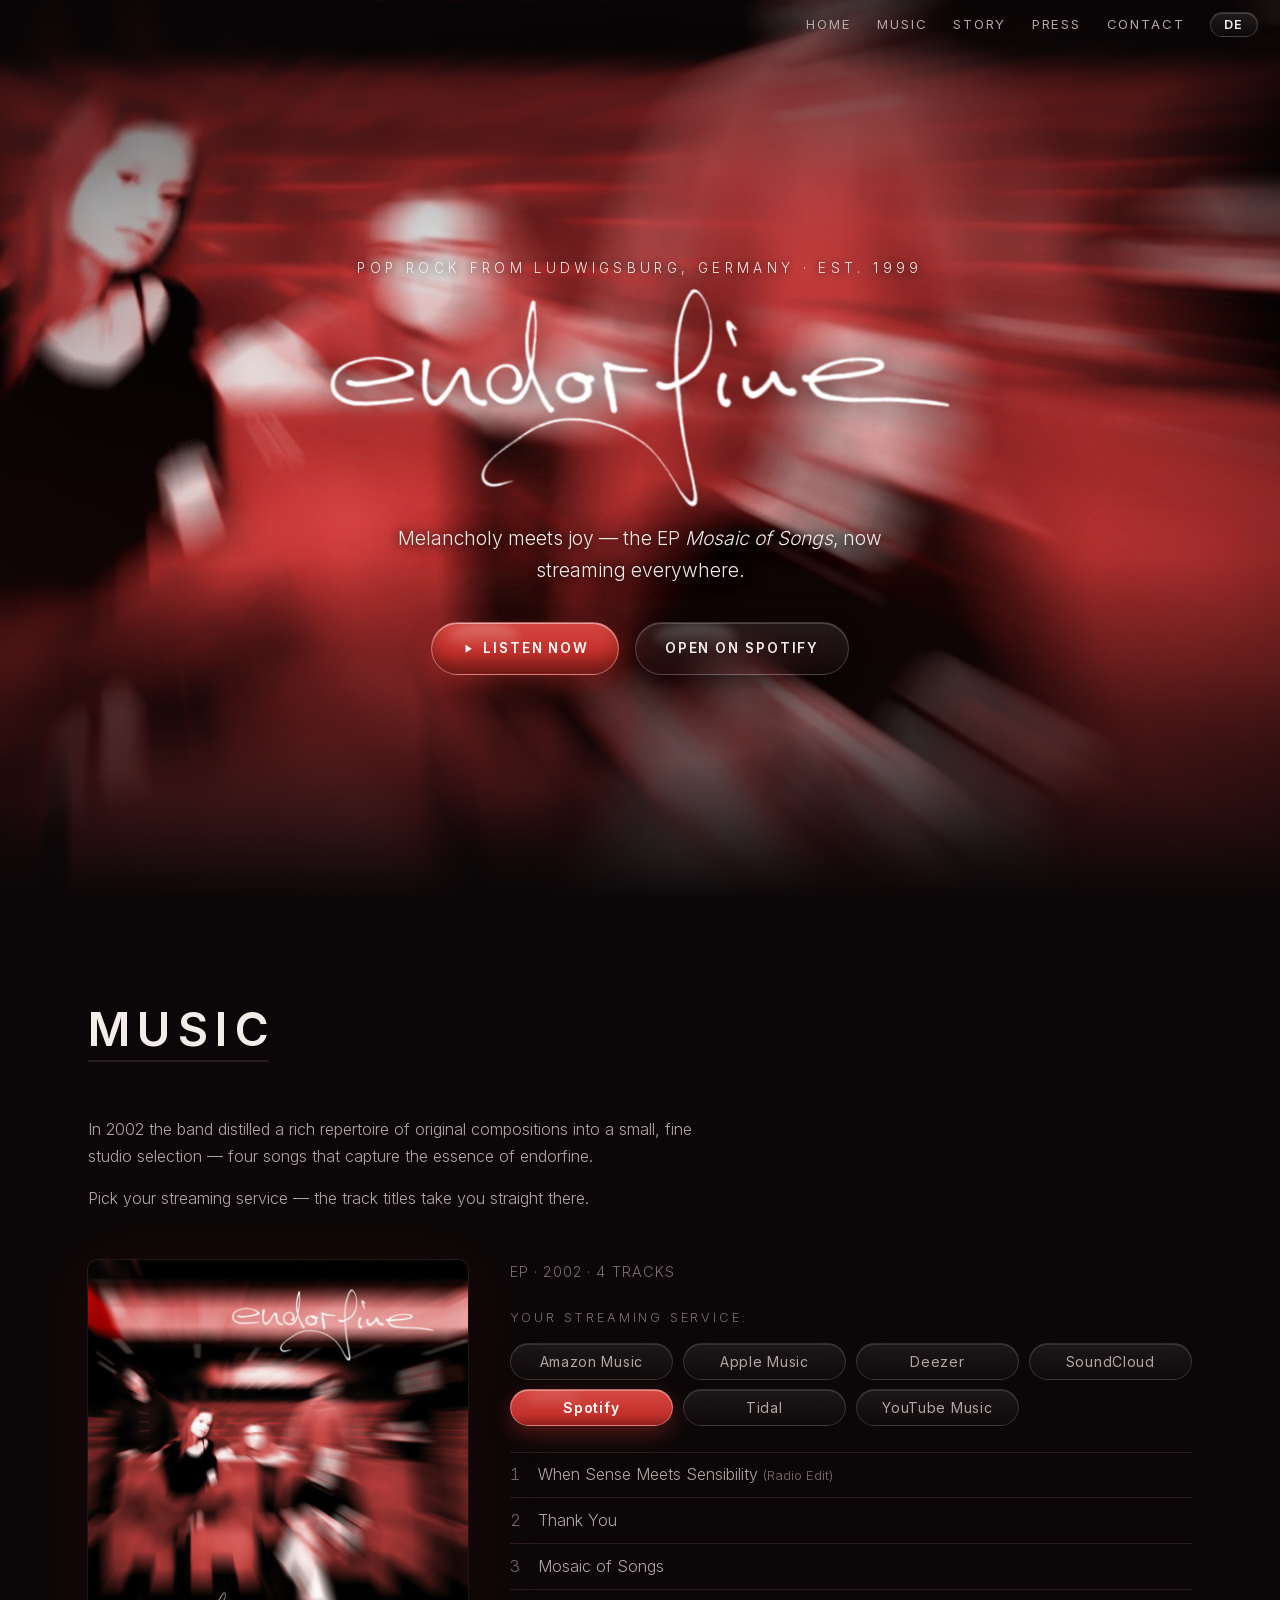
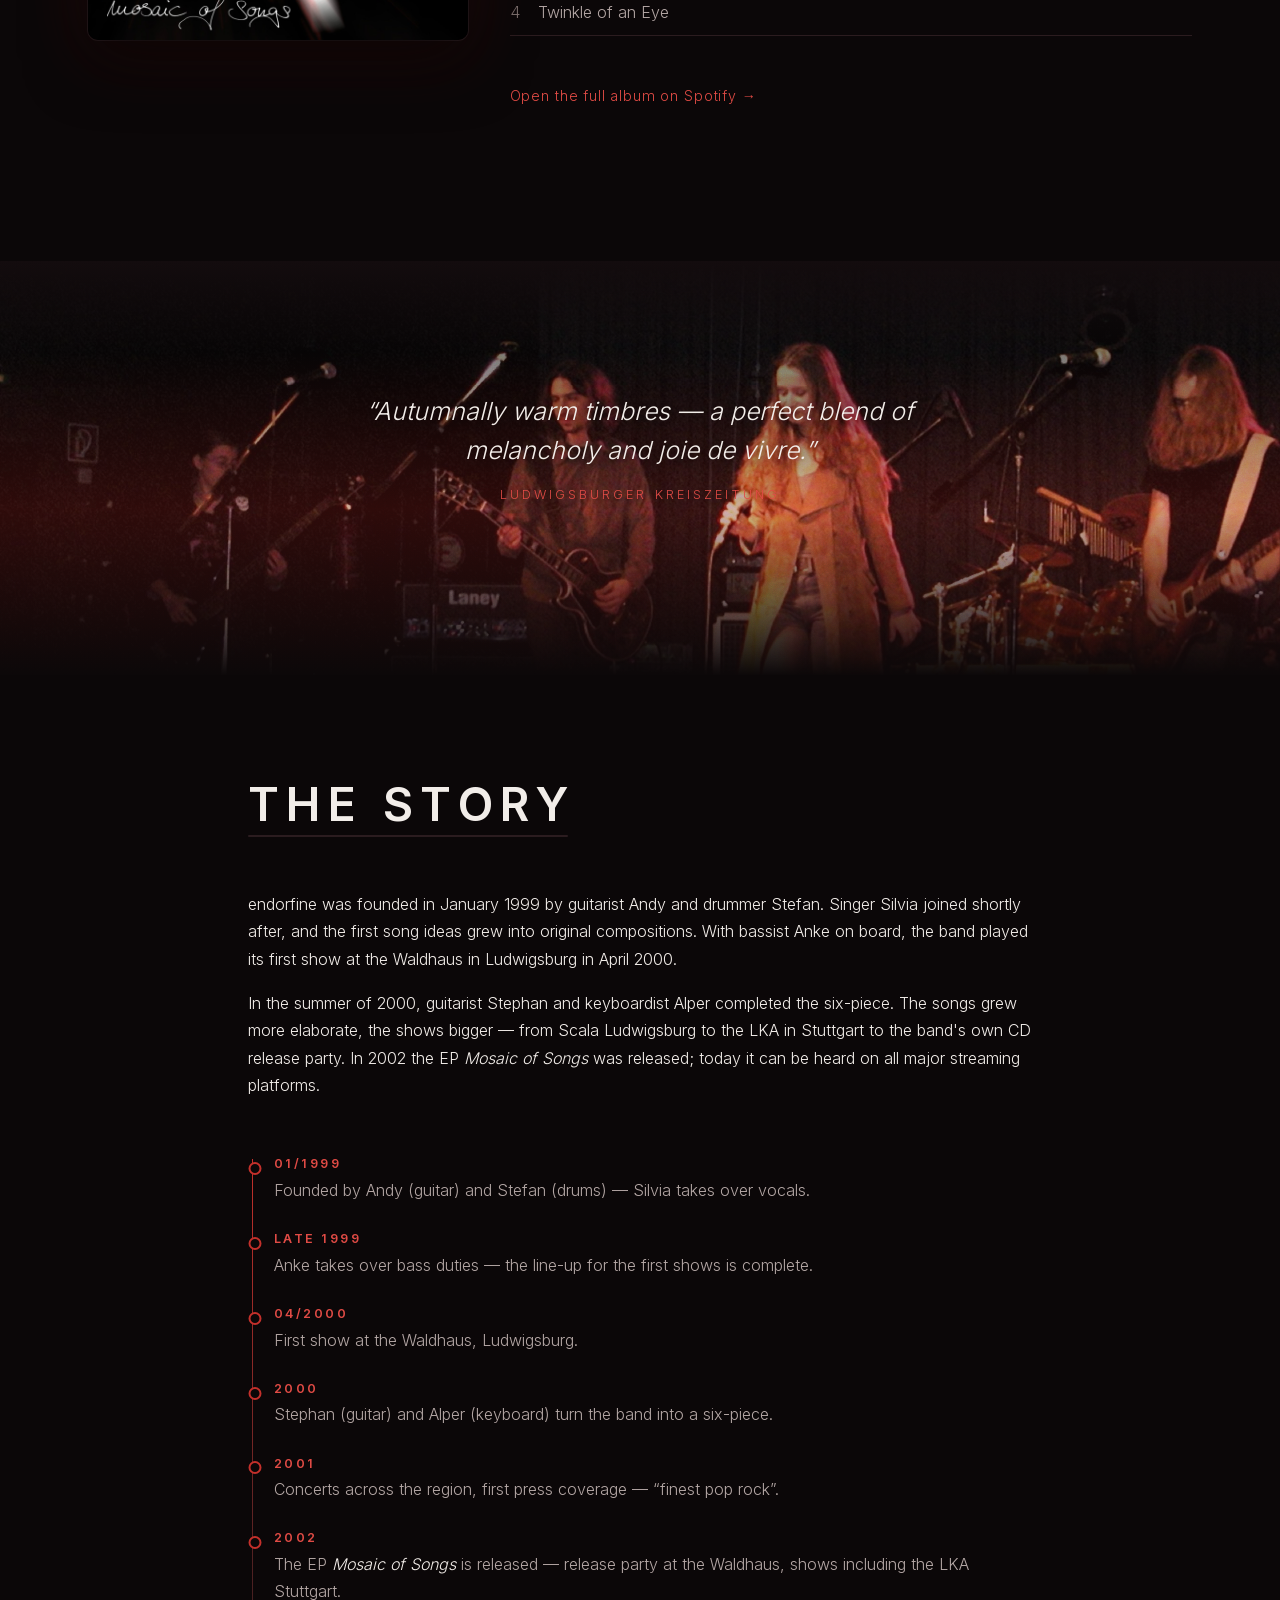
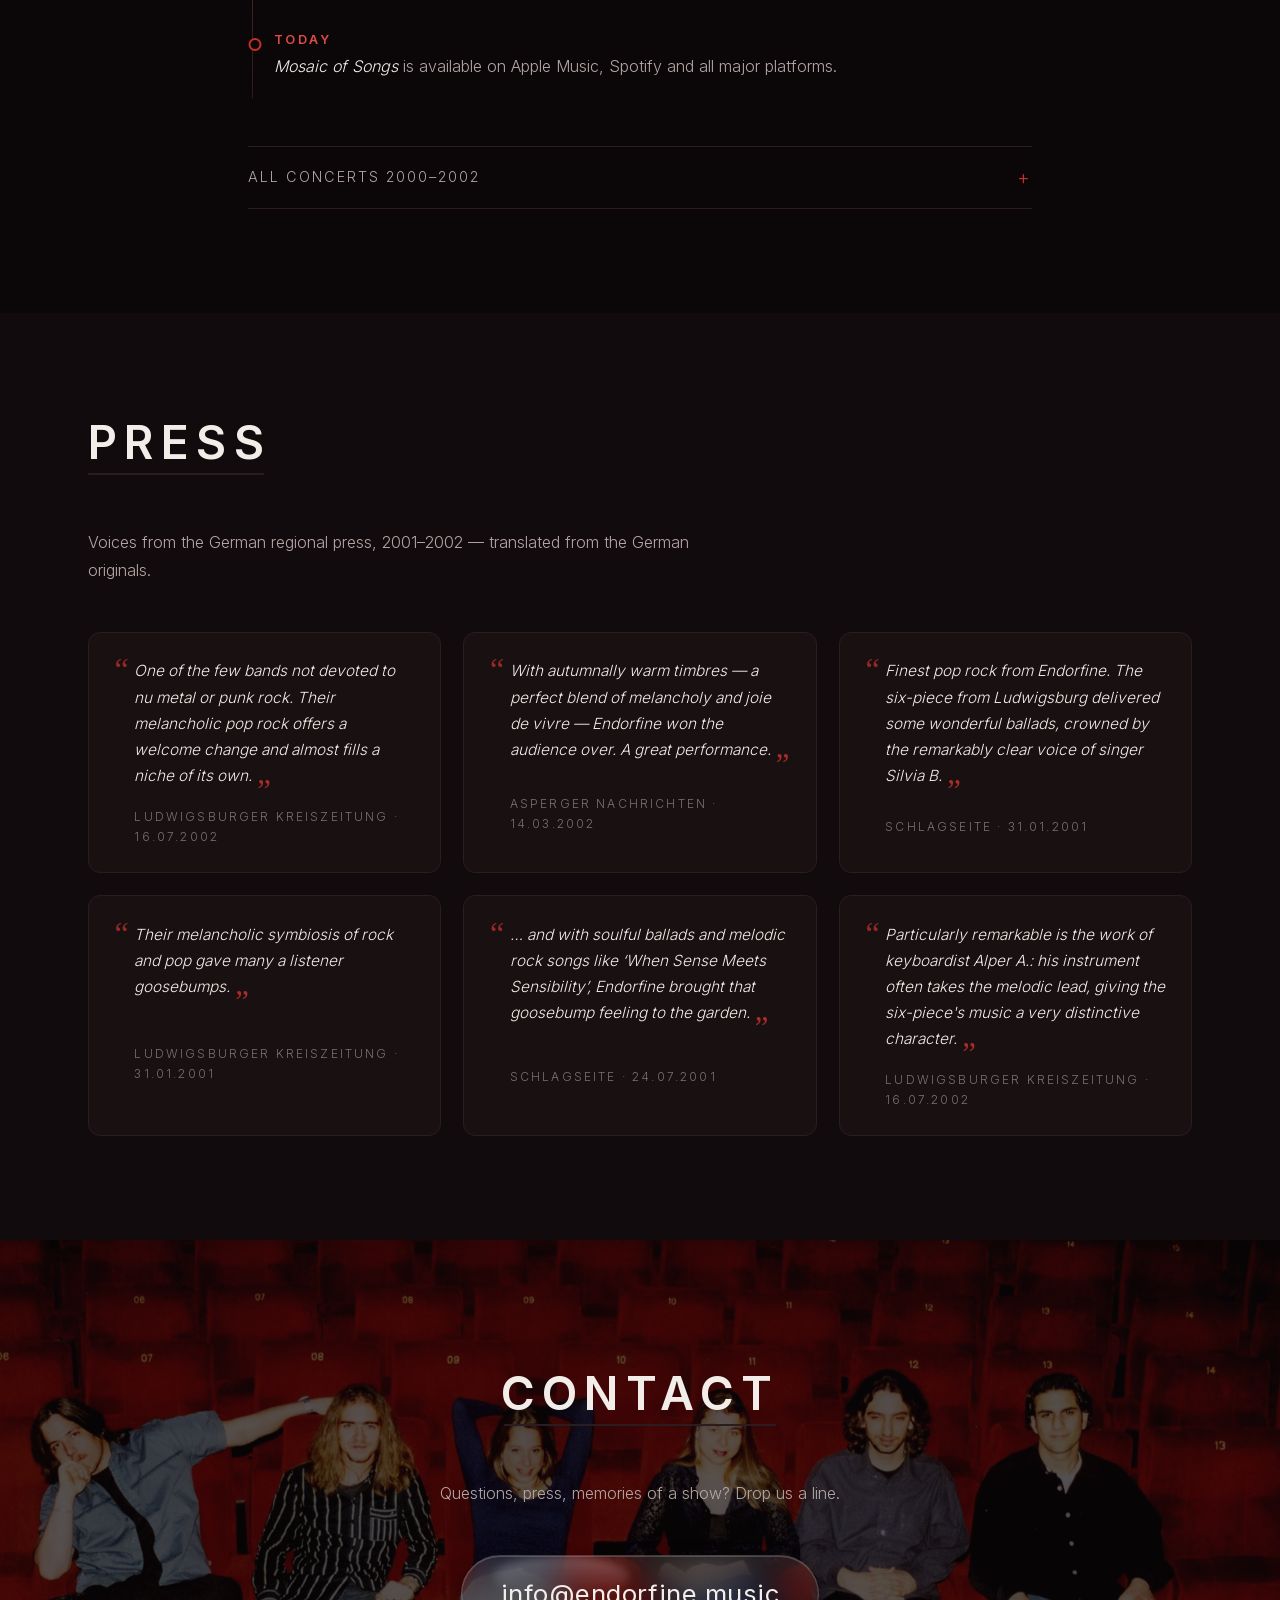
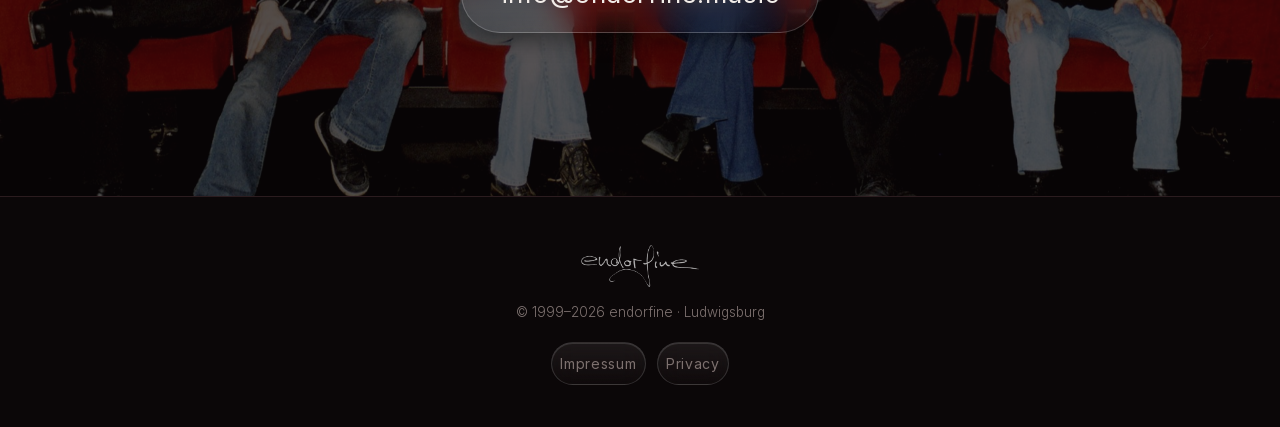
<file: index.html>
<!DOCTYPE html>
<html lang="de" data-lang="de">
<head>
  <meta charset="UTF-8">
  <meta name="viewport" content="width=device-width, initial-scale=1.0">
  <title>endorfine — Poprock aus Ludwigsburg · Official Website</title>
  <meta name="description" content="endorfine — Poprock-Band aus Ludwigsburg, gegründet 1999. Die EP „Mosaic of Songs" jetzt auf Spotify, Apple Music und allen Streaming-Plattformen.">
  <link rel="canonical" href="https://endorfine.music/">
  <meta property="og:type" content="website">
  <meta property="og:title" content="endorfine — Poprock aus Ludwigsburg">
  <meta property="og:description" content="Melancholischer Poprock aus Ludwigsburg. Jetzt auf allen Streaming-Plattformen.">
  <meta property="og:url" content="https://endorfine.music/">
  <meta property="og:image" content="https://endorfine.music/assets/img/cover.jpg">
  <meta name="theme-color" content="#0b0708">
  <link rel="icon" href="data:image/svg+xml,%3Csvg xmlns='http://www.w3.org/2000/svg' viewBox='0 0 64 64'%3E%3Crect width='64' height='64' rx='14' fill='%230b0708'/%3E%3Ccircle cx='32' cy='32' r='21' fill='none' stroke='%23c4302b' stroke-width='3'/%3E%3Ctext x='32' y='43' font-family='Georgia,serif' font-style='italic' font-size='34' fill='%23f2ede9' text-anchor='middle'%3Ee%3C/text%3E%3C/svg%3E">
  <link rel="stylesheet" href="css/style.css?v=27">
  <script type="application/ld+json">
  {
    "@context": "https://schema.org",
    "@type": "MusicGroup",
    "name": "Endorfine",
    "url": "https://endorfine.music/",
    "image": "https://endorfine.music/assets/img/cover.jpg",
    "genre": ["Pop Rock", "Melancholic Pop"],
    "foundingDate": "1999-01",
    "foundingLocation": { "@type": "Place", "name": "Ludwigsburg, Germany" },
    "email": "info@endorfine.music",
    "sameAs": [
      "https://open.spotify.com/artist/0eKpybklYKcPWMH3hmJPvS",
      "https://music.apple.com/de/album/1760308488",
      "https://music.youtube.com/playlist?list=OLAK5uy_nRvWJy2cDA9tz8B856mHMKkKHnALqNb88",
      "https://music.amazon.com/albums/B0DBR2V2N7",
      "https://tidal.com/album/378540836",
      "https://www.deezer.com/album/622931781",
      "https://soundcloud.com/endorfine-music"
    ],
    "album": {
      "@type": "MusicAlbum",
      "name": "Mosaic of Songs",
      "albumProductionType": "StudioAlbum",
      "albumReleaseType": "EPRelease",
      "image": "https://endorfine.music/assets/img/cover.jpg",
      "url": "https://open.spotify.com/album/18BYh9EEyXQy0uVqQ6r5eS",
      "byArtist": { "@type": "MusicGroup", "name": "Endorfine" },
      "track": [
        { "@type": "MusicRecording", "position": 1, "name": "When Sense Meets Sensibility (Radio Edit)" },
        { "@type": "MusicRecording", "position": 2, "name": "Thank You" },
        { "@type": "MusicRecording", "position": 3, "name": "Mosaic of Songs" },
        { "@type": "MusicRecording", "position": 4, "name": "Twinkle of an Eye" }
      ]
    }
  }
  </script>
</head>
<body>

<nav class="nav" id="nav">
  <a href="#top" class="nav-logo"><img src="assets/img/logo.png" alt="endorfine"></a>
  <button class="nav-burger" id="navBurger" aria-label="Menü" aria-expanded="false">
    <span></span><span></span><span></span>
  </button>
  <div class="nav-links" id="navLinks">
    <a href="#top"><span data-l="de">Start</span><span data-l="en">Home</span></a>
    <a href="#music"><span data-l="de">Musik</span><span data-l="en">Music</span></a>
    <a href="#story"><span data-l="de">Geschichte</span><span data-l="en">Story</span></a>
    <a href="#press"><span data-l="de">Presse</span><span data-l="en">Press</span></a>
    <a href="#contact"><span data-l="de">Kontakt</span><span data-l="en">Contact</span></a>
    <button class="lang-toggle" id="langToggle" aria-label="Sprache wechseln / switch language">EN</button>
  </div>
</nav>

<!-- ============ HERO ============ -->
<header class="hero" id="top">
  <div class="hero-bg parallax" data-speed="0.35" style="background-image:url('assets/img/hero-cover.jpg')"></div>
  <div class="hero-grain"></div>
  <div class="hero-vignette"></div>
  <div class="hero-content">
    <p class="hero-kicker reveal">
      <span data-l="de">Poprock aus Ludwigsburg · seit 1999</span>
      <span data-l="en">Pop rock from Ludwigsburg, Germany · est. 1999</span>
    </p>
    <h1 class="hero-logo reveal"><img src="assets/img/logo.png" alt="endorfine" width="1595" height="563"></h1>
    <p class="hero-tag reveal">
      <span data-l="de">Melancholie und Lebensfreude — die EP <em>Mosaic&nbsp;of&nbsp;Songs</em> jetzt überall im Stream.</span>
      <span data-l="en">Melancholy meets joy — the EP <em>Mosaic&nbsp;of&nbsp;Songs</em>, now streaming everywhere.</span>
    </p>
    <div class="hero-cta reveal">
      <a class="btn btn-primary" href="#music">
        <svg viewBox="0 0 24 24" aria-hidden="true"><path d="M8 5v14l11-7z" fill="currentColor"/></svg>
        <span data-l="de">Jetzt anhören</span><span data-l="en">Listen now</span>
      </a>
      <a class="btn btn-ghost" id="heroPlatform" href="https://listen.music-hub.com/MazClq" target="_blank" rel="noopener">
        <span data-l="de">Auf <span class="hp-name">…</span> öffnen</span><span data-l="en">Open on <span class="hp-name">…</span></span>
      </a>
    </div>
  </div>
</header>

<main>

<!-- ============ MUSIK ============ -->
<section class="section" id="music">
  <div class="wrap">
    <h2 class="sec-title reveal"><span data-l="de">Musik</span><span data-l="en">Music</span></h2>
    <p class="sec-sub sec-sub-lead reveal">
      <span data-l="de">Aus einem prall gefüllten Repertoire eigener Kompositionen destillierte die Band 2002 eine kleine, feine Studio-Auswahl — vier Songs, die endorfine auf den Punkt bringen.</span>
      <span data-l="en">In 2002 the band distilled a rich repertoire of original compositions into a small, fine studio selection — four songs that capture the essence of endorfine.</span>
    </p>
    <p class="sec-sub reveal">
      <span data-l="de">Wähl deinen Streaming-Dienst — die Songtitel führen dich direkt dorthin.</span>
      <span data-l="en">Pick your streaming service — the track titles take you straight there.</span>
    </p>

    <div class="album reveal">
      <div class="album-cover">
        <img src="assets/img/cover.jpg" alt="endorfine — Mosaic of Songs (Cover)" width="800" height="800" loading="lazy">
      </div>
      <div class="album-info">
        <div class="album-head">
          <p class="album-meta">EP · 2002 · <span data-l="de">4 Titel</span><span data-l="en">4 tracks</span></p>
        </div>
        <p class="platforms-label">
          <span data-l="de">Dein Streaming-Dienst:</span>
          <span data-l="en">Your streaming service:</span>
        </p>
        <div class="platform-grid" id="platformGrid">
          <button class="platform" data-p="amazon">Amazon&nbsp;Music</button>
          <button class="platform" data-p="apple">Apple&nbsp;Music</button>
          <button class="platform" data-p="deezer">Deezer</button>
          <button class="platform" data-p="soundcloud">SoundCloud</button>
          <button class="platform" data-p="spotify">Spotify</button>
          <button class="platform" data-p="tidal">Tidal</button>
          <button class="platform" data-p="youtube">YouTube&nbsp;Music</button>
        </div>
        <ol class="album-tracks" id="albumTracks">
          <li><a class="track-link" data-t="0" href="https://listen.music-hub.com/MazClq" target="_blank" rel="noopener">When Sense Meets Sensibility <small>(Radio Edit)</small></a></li>
          <li><a class="track-link" data-t="1" href="https://listen.music-hub.com/MazClq" target="_blank" rel="noopener">Thank You</a></li>
          <li><a class="track-link" data-t="2" href="https://listen.music-hub.com/MazClq" target="_blank" rel="noopener">Mosaic of Songs</a></li>
          <li><a class="track-link" data-t="3" href="https://listen.music-hub.com/MazClq" target="_blank" rel="noopener">Twinkle of an Eye</a></li>
        </ol>
        <a class="album-open" id="albumOpen" href="https://listen.music-hub.com/MazClq" target="_blank" rel="noopener">
          <span data-l="de">Ganzes Album öffnen auf</span><span data-l="en">Open the full album on</span>&nbsp;<span id="albumOpenName">…</span> →
        </a>
      </div>
    </div>
  </div>
</section>

<!-- ============ PARALLAX DIVIDER (rotierende Zitate) ============ -->
<div class="divider">
  <div class="divider-bg parallax" data-speed="0.25" style="background-image:url('assets/img/stage.jpg')"></div>
  <blockquote class="divider-quote reveal">
    <span class="dq">
      <span data-l="de">„Herbstlich-warme Klangfarben — eine gelungene Mischung aus Melancholie und Lebensfreude."</span>
      <span data-l="en">“Autumnally warm timbres — a perfect blend of melancholy and joie de vivre.”</span>
      <cite>Ludwigsburger Kreiszeitung</cite>
    </span>
    <span class="dq">
      <span data-l="de">„Ihre melancholische Symbiose aus Rock und Pop hinterließ bei so manchem Zuhörer eine Gänsehaut."</span>
      <span data-l="en">“Their melancholic symbiosis of rock and pop gave many a listener goosebumps.”</span>
      <cite>Ludwigsburger Kreiszeitung</cite>
    </span>
    <span class="dq">
      <span data-l="de">„Ihr melancholischer Poprock bietet eine willkommene Abwechslung und füllt fast schon eine eigene Nische."</span>
      <span data-l="en">“Their melancholic pop rock offers a welcome change and almost fills a niche of its own.”</span>
      <cite>Ludwigsburger Kreiszeitung</cite>
    </span>
    <span class="dq">
      <span data-l="de">„… und Endorfine brachten mit gefühlvollen Balladen und melodischen Rocksongs Gänsehaut-Feeling in den Garten."</span>
      <span data-l="en">“… and with soulful ballads and melodic rock songs, Endorfine brought that goosebump feeling to the garden.”</span>
      <cite>Schlagseite</cite>
    </span>
  </blockquote>
</div>

<!-- ============ GESCHICHTE ============ -->
<section class="section" id="story">
  <div class="wrap wrap-narrow">
    <h2 class="sec-title reveal"><span data-l="de">Geschichte</span><span data-l="en">The Story</span></h2>
    <div class="bio reveal">
      <p>
        <span data-l="de">Gegründet wurde endorfine im Januar 1999 von Gitarrist Andy und Schlagzeuger Stefan. Kurze Zeit später stieß Sängerin Silvia dazu, und aus ersten Song-Ideen wurden eigene Kompositionen. Mit Bassistin Anke spielte sich die Band im April 2000 beim ersten Auftritt im Ludwigsburger Waldhaus warm.</span>
        <span data-l="en">endorfine was founded in January 1999 by guitarist Andy and drummer Stefan. Singer Silvia joined shortly after, and the first song ideas grew into original compositions. With bassist Anke on board, the band played its first show at the Waldhaus in Ludwigsburg in April 2000.</span>
      </p>
      <p>
        <span data-l="de">Im Sommer 2000 komplettierten Gitarrist Stephan und Keyboarder Alper das Sextett. Die Songs wurden aufwendiger, die Auftritte größer — vom Scala Ludwigsburg über das LKA Stuttgart bis zur eigenen CD-Release-Party. 2002 erschien die EP <em>Mosaic of Songs</em>, die heute auf allen großen Streaming-Plattformen zu hören ist.</span>
        <span data-l="en">In the summer of 2000, guitarist Stephan and keyboardist Alper completed the six-piece. The songs grew more elaborate, the shows bigger — from Scala Ludwigsburg to the LKA in Stuttgart to the band's own CD release party. In 2002 the EP <em>Mosaic of Songs</em> was released; today it can be heard on all major streaming platforms.</span>
      </p>
    </div>

    <ol class="timeline">
      <li class="reveal">
        <span class="tl-date">01/1999</span>
        <div class="tl-body">
          <span data-l="de">Gründung durch Andy (Gitarre) und Stefan (Drums) — Silvia übernimmt den Gesang.</span>
          <span data-l="en">Founded by Andy (guitar) and Stefan (drums) — Silvia takes over vocals.</span>
        </div>
      </li>
      <li class="reveal">
        <span class="tl-date"><span data-l="de">Ende 1999</span><span data-l="en">Late 1999</span></span>
        <div class="tl-body">
          <span data-l="de">Anke übernimmt den Bass — die Besetzung für die ersten Auftritte steht.</span>
          <span data-l="en">Anke takes over bass duties — the line-up for the first shows is complete.</span>
        </div>
      </li>
      <li class="reveal">
        <span class="tl-date">04/2000</span>
        <div class="tl-body">
          <span data-l="de">Erster Auftritt im Waldhaus, Ludwigsburg.</span>
          <span data-l="en">First show at the Waldhaus, Ludwigsburg.</span>
        </div>
      </li>
      <li class="reveal">
        <span class="tl-date">2000</span>
        <div class="tl-body">
          <span data-l="de">Stephan (Gitarre) und Alper (Keyboard) machen die Band zum Sextett.</span>
          <span data-l="en">Stephan (guitar) and Alper (keyboard) turn the band into a six-piece.</span>
        </div>
      </li>
      <li class="reveal">
        <span class="tl-date">2001</span>
        <div class="tl-body">
          <span data-l="de">Konzerte in der ganzen Region, erste Pressestimmen — „feinster Poprock".</span>
          <span data-l="en">Concerts across the region, first press coverage — “finest pop rock”.</span>
        </div>
      </li>
      <li class="reveal">
        <span class="tl-date">2002</span>
        <div class="tl-body">
          <span data-l="de">Die EP <em>Mosaic of Songs</em> erscheint — Release-Party im Waldhaus, Auftritte u.&nbsp;a. im LKA Stuttgart.</span>
          <span data-l="en">The EP <em>Mosaic of Songs</em> is released — release party at the Waldhaus, shows including the LKA Stuttgart.</span>
        </div>
      </li>
      <li class="reveal">
        <span class="tl-date"><span data-l="de">Heute</span><span data-l="en">Today</span></span>
        <div class="tl-body">
          <span data-l="de"><em>Mosaic of Songs</em> ist auf Apple Music, Spotify und allen großen Plattformen verfügbar.</span>
          <span data-l="en"><em>Mosaic of Songs</em> is available on Apple Music, Spotify and all major platforms.</span>
        </div>
      </li>
    </ol>

    <details class="gigs reveal">
      <summary>
        <span data-l="de">Alle Konzerte 2000–2002</span>
        <span data-l="en">All concerts 2000–2002</span>
      </summary>
      <table>
        <tbody>
          <tr><td>26.07.2002</td><td>Die Halle, Reichenbach</td><td data-l="de">Konzert mit weiteren Bands</td><td data-l="en">Concert with other bands</td></tr>
          <tr><td>15.07.2002</td><td>Waldhaus, Ludwigsburg</td><td data-l="de">CD-Release-Party mit Tosh</td><td data-l="en">CD release party with Tosh</td></tr>
          <tr><td>14.07.2002</td><td>Waldhaus, Ludwigsburg</td><td data-l="de">Sunday Morning Festival</td><td data-l="en">Sunday Morning Festival</td></tr>
          <tr><td>13.07.2002</td><td>Kreuzkirche, Ludwigsburg</td><td data-l="de">Rock an der Kreuzkirche</td><td data-l="en">Rock at the Kreuzkirche</td></tr>
          <tr><td>12.07.2002</td><td>LKA, Stuttgart</td><td data-l="de">Youngsterball mit drei weiteren Bands</td><td data-l="en">Youngsterball with three other bands</td></tr>
          <tr><td>29.06.2002</td><td>Phönix Pub, Lauffen</td><td data-l="de">Konzert mit Tosh</td><td data-l="en">Concert with Tosh</td></tr>
          <tr><td>24.05.2002</td><td>Jugendforum, Möglingen</td><td data-l="de">Konzert mit Tosh</td><td data-l="en">Concert with Tosh</td></tr>
          <tr><td>09.05.2002</td><td>Michaelsberg, Cleebronn</td><td data-l="de">20. BDKJ-Musikfestival</td><td data-l="en">20th BDKJ music festival</td></tr>
          <tr><td>08.03.2002</td><td>Stadthalle, Asperg</td><td data-l="de">Jugend Live Event</td><td data-l="en">Youth live event</td></tr>
          <tr><td>14.12.2001</td><td>Scala, Ludwigsburg</td><td data-l="de">Jugendfestival</td><td data-l="en">Youth festival</td></tr>
          <tr><td>21.07.2001</td><td>Jugendcafé BarRock, Ludwigsburg</td><td data-l="de">Hügelfestival mit neun weiteren Bands</td><td data-l="en">Hügelfestival with nine other bands</td></tr>
          <tr><td>21.07.2001</td><td>Goethe-Gymnasium, Ludwigsburg</td><td data-l="de">Projekttage</td><td data-l="en">School project days</td></tr>
          <tr><td>30.06.2001</td><td>Jugendhaus im Buch, Bietigheim</td><td data-l="de">Privatparty</td><td data-l="en">Private party</td></tr>
          <tr><td>23.02.2001</td><td>Jugendforum, Möglingen</td><td data-l="de">Mit Ungemein und Frame 5</td><td data-l="en">With Ungemein and Frame 5</td></tr>
          <tr><td>26.01.2001</td><td>Jugendcafé BarRock, Ludwigsburg</td><td data-l="de">Mit Ungemein, New Average und Stardog</td><td data-l="en">With Ungemein, New Average and Stardog</td></tr>
          <tr><td>10.04.2000</td><td>Waldhaus, Ludwigsburg</td><td data-l="de">Erster Auftritt</td><td data-l="en">First show</td></tr>
        </tbody>
      </table>
    </details>
  </div>
</section>

<!-- ============ PRESSE ============ -->
<section class="section section-alt" id="press">
  <div class="wrap">
    <h2 class="sec-title reveal"><span data-l="de">Presse</span><span data-l="en">Press</span></h2>
    <p class="sec-sub reveal">
      <span data-l="de">Stimmen aus der Regionalpresse, 2001–2002.</span>
      <span data-l="en">Voices from the German regional press, 2001–2002 — translated from the German originals.</span>
    </p>
    <div class="quotes">
      <blockquote class="quote reveal">
        <p>
          <span data-l="de">Eine der wenigen Musikgruppen, die sich nicht dem New Metal oder Punk Rock verschrieben haben. Ihr melancholischer Poprock bietet eine willkommene Abwechslung und füllt fast schon eine eigene Nische.</span>
          <span data-l="en">One of the few bands not devoted to nu metal or punk rock. Their melancholic pop rock offers a welcome change and almost fills a niche of its own.</span>
        </p>
        <cite>Ludwigsburger Kreiszeitung · 16.07.2002</cite>
      </blockquote>
      <blockquote class="quote reveal">
        <p>
          <span data-l="de">Mit herbstlich warmen Klangfarben — einer gelungenen Mischung aus Melancholie und Lebensfreude — konnte Endorfine das Publikum für sich gewinnen. Eine tolle Darbietung.</span>
          <span data-l="en">With autumnally warm timbres — a perfect blend of melancholy and joie de vivre — Endorfine won the audience over. A great performance.</span>
        </p>
        <cite>Asperger Nachrichten · 14.03.2002</cite>
      </blockquote>
      <blockquote class="quote reveal">
        <p>
          <span data-l="de">Feinsten Poprock gab es von Endorfine auf die Ohren. Das Sextett aus Ludwigsburg bot einige wunderbare Balladen, bei denen die ungewöhnlich klare Stimme von Sängerin Silvia B. herausragte.</span>
          <span data-l="en">Finest pop rock from Endorfine. The six-piece from Ludwigsburg delivered some wonderful ballads, crowned by the remarkably clear voice of singer Silvia B.</span>
        </p>
        <cite>Schlagseite · 31.01.2001</cite>
      </blockquote>
      <blockquote class="quote reveal">
        <p>
          <span data-l="de">Ihre melancholische Symbiose aus Rock und Pop hinterließ bei so manchem Zuhörer eine Gänsehaut.</span>
          <span data-l="en">Their melancholic symbiosis of rock and pop gave many a listener goosebumps.</span>
        </p>
        <cite>Ludwigsburger Kreiszeitung · 31.01.2001</cite>
      </blockquote>
      <blockquote class="quote reveal">
        <p>
          <span data-l="de">… und Endorfine brachten mit gefühlvollen Balladen und melodischen Rocksongs wie ‚When Sense Meets Sensibility' Gänsehaut-Feeling in den Garten.</span>
          <span data-l="en">… and with soulful ballads and melodic rock songs like ‘When Sense Meets Sensibility’, Endorfine brought that goosebump feeling to the garden.</span>
        </p>
        <cite>Schlagseite · 24.07.2001</cite>
      </blockquote>
      <blockquote class="quote reveal">
        <p>
          <span data-l="de">Besonders bemerkenswert ist die Arbeit von Keyboarder Alper A.: Sein Instrument übernimmt oft die Melodieführung und verpasst der Musik des Sextetts eine sehr eigene Note.</span>
          <span data-l="en">Particularly remarkable is the work of keyboardist Alper A.: his instrument often takes the melodic lead, giving the six-piece's music a very distinctive character.</span>
        </p>
        <cite>Ludwigsburger Kreiszeitung · 16.07.2002</cite>
      </blockquote>
    </div>
  </div>
</section>

<!-- ============ KONTAKT ============ -->
<section class="section section-contact" id="contact">
  <div class="contact-bg parallax" data-speed="0.2" style="background-image:url('assets/img/contact.jpg')"></div>
  <div class="wrap wrap-narrow">
    <h2 class="sec-title reveal"><span data-l="de">Kontakt</span><span data-l="en">Contact</span></h2>
    <p class="sec-sub reveal">
      <span data-l="de">Fragen, Presse, Erinnerungen an ein Konzert? Schreib uns.</span>
      <span data-l="en">Questions, press, memories of a show? Drop us a line.</span>
    </p>
    <a class="btn btn-ghost contact-mail reveal" href="mailto:info@endorfine.music">info@endorfine.music</a>
  </div>
</section>

</main>

<footer class="footer">
  <a class="footer-logo" href="#top"><img src="assets/img/logo.png" alt="endorfine"></a>
  <p>© 1999–<span id="year">2026</span> endorfine · Ludwigsburg</p>
  <nav>
    <a class="platform" href="impressum.html">Impressum</a>
    <a class="platform" href="datenschutz.html"><span data-l="de">Datenschutz</span><span data-l="en">Privacy</span></a>
  </nav>
</footer>

<button class="scroll-indicator" id="scrollIndicator" aria-label="Weiter scrollen / scroll down">
  <svg viewBox="0 0 24 24" aria-hidden="true"><path d="M4 9l8 8 8-8" fill="none" stroke="currentColor" stroke-width="2.5" stroke-linecap="round" stroke-linejoin="round"/></svg>
</button>

<script src="js/main.js?v=27"></script>
</body>
</html>
</file>
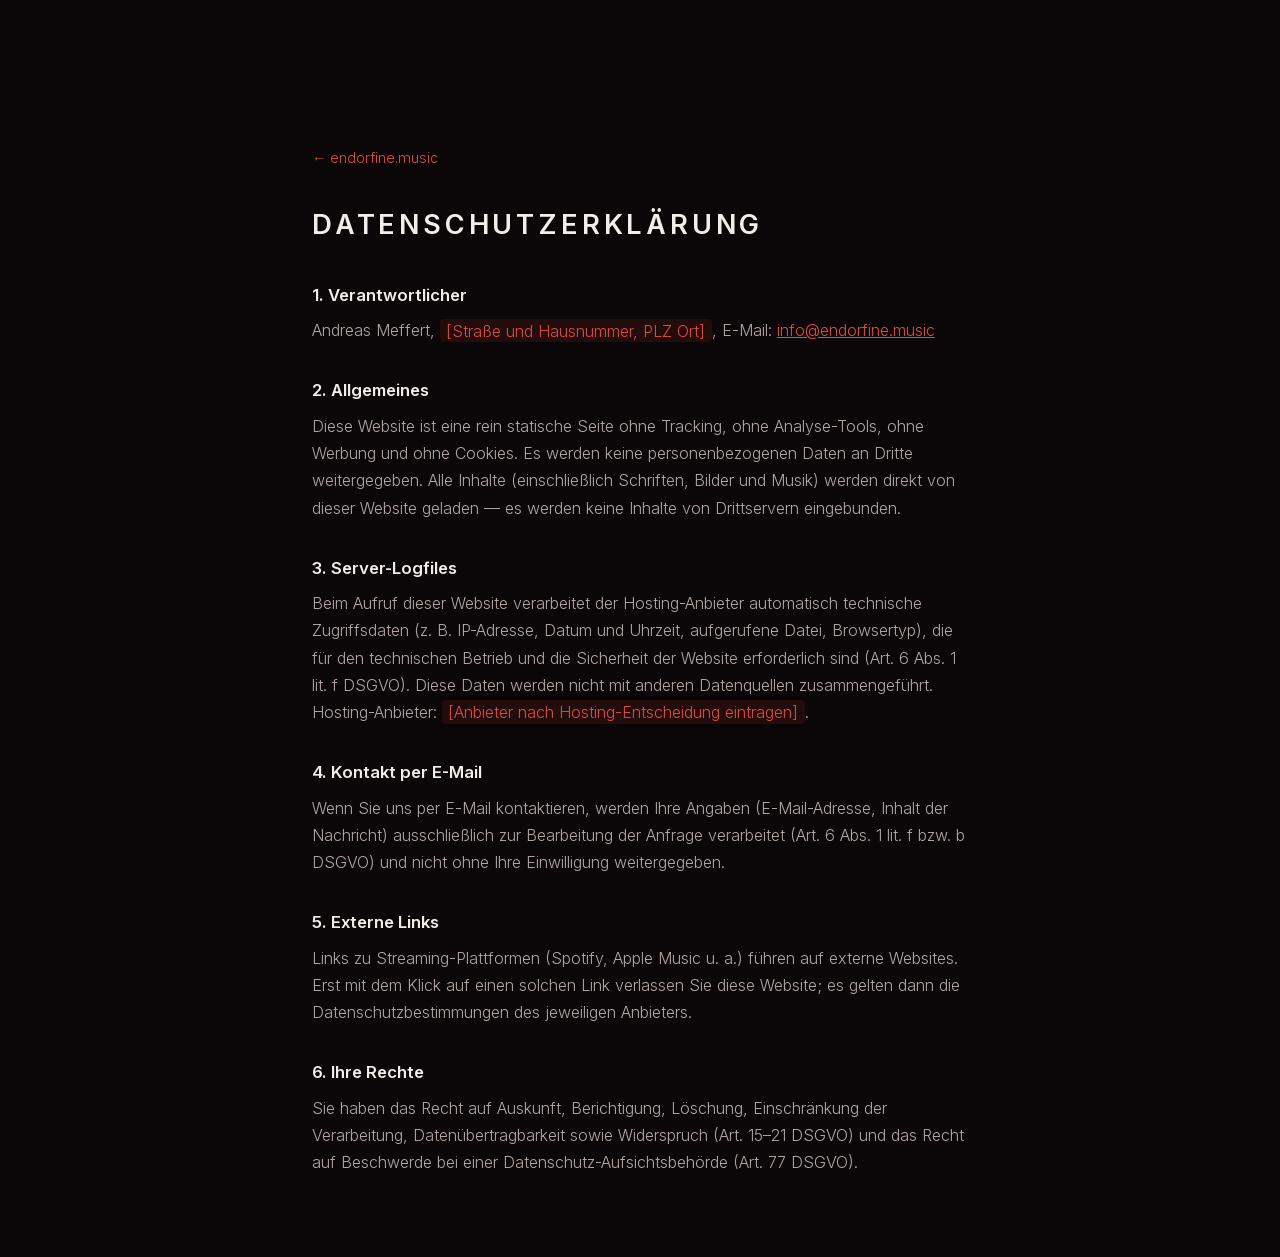
<file: datenschutz.html>
<!DOCTYPE html>
<html lang="de" data-lang="de">
<head>
  <meta charset="UTF-8">
  <meta name="viewport" content="width=device-width, initial-scale=1.0">
  <title>Datenschutzerklärung · endorfine</title>
  <meta name="robots" content="noindex">
  <link rel="icon" href="data:image/svg+xml,%3Csvg xmlns='http://www.w3.org/2000/svg' viewBox='0 0 64 64'%3E%3Crect width='64' height='64' rx='14' fill='%230b0708'/%3E%3Ccircle cx='32' cy='32' r='21' fill='none' stroke='%23c4302b' stroke-width='3'/%3E%3Ctext x='32' y='43' font-family='Georgia,serif' font-style='italic' font-size='34' fill='%23f2ede9' text-anchor='middle'%3Ee%3C/text%3E%3C/svg%3E">
  <link rel="stylesheet" href="css/style.css?v=27">
  <style>
    .legal { max-width: 44rem; margin: 0 auto; padding: 9rem 1.5rem 5rem; }
    .legal h1 { font-weight: 600; font-size: 1.7rem; letter-spacing: 0.14em; text-transform: uppercase; margin-bottom: 1.6rem; }
    .legal h2 { font-size: 1.05rem; font-weight: 600; margin: 2rem 0 0.5rem; }
    .legal p { color: var(--muted); }
    .legal a { color: var(--red-bright); }
    .legal .todo { color: var(--red-bright); background: rgba(196,48,43,0.12); padding: 0.1em 0.4em; border-radius: 4px; }
    .back { display: inline-block; margin-bottom: 2rem; color: var(--muted); text-decoration: none; font-size: 0.9rem; }
    .back:hover { color: var(--red-bright); }
  </style>
</head>
<body>
<main class="legal">
  <a class="back" href="index.html">← endorfine.music</a>
  <h1>Datenschutzerklärung</h1>

  <h2>1. Verantwortlicher</h2>
  <p>
    Andreas Meffert, <span class="todo">[Straße und Hausnummer, PLZ Ort]</span>,
    E-Mail: <a href="mailto:info@endorfine.music">info@endorfine.music</a>
  </p>

  <h2>2. Allgemeines</h2>
  <p>
    Diese Website ist eine rein statische Seite ohne Tracking, ohne Analyse-Tools,
    ohne Werbung und ohne Cookies. Es werden keine personenbezogenen Daten an Dritte
    weitergegeben. Alle Inhalte (einschließlich Schriften, Bilder und Musik) werden
    direkt von dieser Website geladen — es werden keine Inhalte von Drittservern
    eingebunden.
  </p>

  <h2>3. Server-Logfiles</h2>
  <p>
    Beim Aufruf dieser Website verarbeitet der Hosting-Anbieter automatisch technische
    Zugriffsdaten (z.&nbsp;B. IP-Adresse, Datum und Uhrzeit, aufgerufene Datei, Browsertyp),
    die für den technischen Betrieb und die Sicherheit der Website erforderlich sind
    (Art. 6 Abs. 1 lit. f DSGVO). Diese Daten werden nicht mit anderen Datenquellen
    zusammengeführt. Hosting-Anbieter: <span class="todo">[Anbieter nach Hosting-Entscheidung eintragen]</span>.
  </p>

  <h2>4. Kontakt per E-Mail</h2>
  <p>
    Wenn Sie uns per E-Mail kontaktieren, werden Ihre Angaben (E-Mail-Adresse, Inhalt
    der Nachricht) ausschließlich zur Bearbeitung der Anfrage verarbeitet
    (Art. 6 Abs. 1 lit. f bzw. b DSGVO) und nicht ohne Ihre Einwilligung weitergegeben.
  </p>

  <h2>5. Externe Links</h2>
  <p>
    Links zu Streaming-Plattformen (Spotify, Apple Music u.&nbsp;a.) führen auf externe
    Websites. Erst mit dem Klick auf einen solchen Link verlassen Sie diese Website;
    es gelten dann die Datenschutzbestimmungen des jeweiligen Anbieters.
  </p>

  <h2>6. Ihre Rechte</h2>
  <p>
    Sie haben das Recht auf Auskunft, Berichtigung, Löschung, Einschränkung der
    Verarbeitung, Datenübertragbarkeit sowie Widerspruch (Art. 15–21 DSGVO) und das
    Recht auf Beschwerde bei einer Datenschutz-Aufsichtsbehörde (Art. 77 DSGVO).
  </p>
</main>
</body>
</html>
</file>
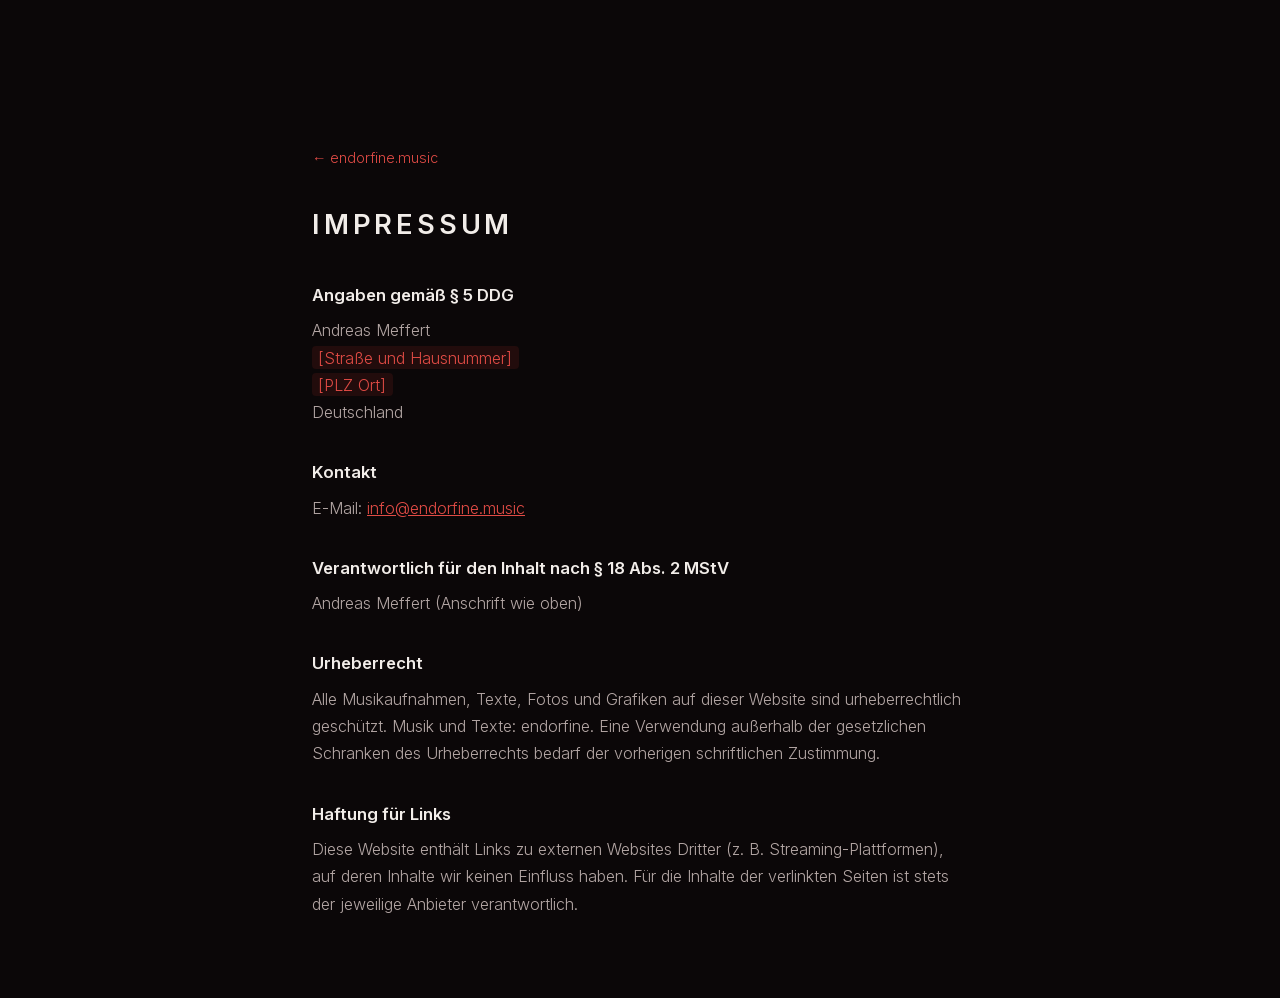
<file: impressum.html>
<!DOCTYPE html>
<html lang="de" data-lang="de">
<head>
  <meta charset="UTF-8">
  <meta name="viewport" content="width=device-width, initial-scale=1.0">
  <title>Impressum · endorfine</title>
  <meta name="robots" content="noindex">
  <link rel="icon" href="data:image/svg+xml,%3Csvg xmlns='http://www.w3.org/2000/svg' viewBox='0 0 64 64'%3E%3Crect width='64' height='64' rx='14' fill='%230b0708'/%3E%3Ccircle cx='32' cy='32' r='21' fill='none' stroke='%23c4302b' stroke-width='3'/%3E%3Ctext x='32' y='43' font-family='Georgia,serif' font-style='italic' font-size='34' fill='%23f2ede9' text-anchor='middle'%3Ee%3C/text%3E%3C/svg%3E">
  <link rel="stylesheet" href="css/style.css?v=27">
  <style>
    .legal { max-width: 44rem; margin: 0 auto; padding: 9rem 1.5rem 5rem; }
    .legal h1 { font-weight: 600; font-size: 1.7rem; letter-spacing: 0.14em; text-transform: uppercase; margin-bottom: 1.6rem; }
    .legal h2 { font-size: 1.05rem; font-weight: 600; margin: 2rem 0 0.5rem; }
    .legal p { color: var(--muted); }
    .legal a { color: var(--red-bright); }
    .legal .todo { color: var(--red-bright); background: rgba(196,48,43,0.12); padding: 0.1em 0.4em; border-radius: 4px; }
    .back { display: inline-block; margin-bottom: 2rem; color: var(--muted); text-decoration: none; font-size: 0.9rem; }
    .back:hover { color: var(--red-bright); }
  </style>
</head>
<body>
<main class="legal">
  <a class="back" href="index.html">← endorfine.music</a>
  <h1>Impressum</h1>

  <h2>Angaben gemäß § 5 DDG</h2>
  <p>
    Andreas Meffert<br>
    <span class="todo">[Straße und Hausnummer]</span><br>
    <span class="todo">[PLZ Ort]</span><br>
    Deutschland
  </p>

  <h2>Kontakt</h2>
  <p>
    E-Mail: <a href="mailto:info@endorfine.music">info@endorfine.music</a>
  </p>

  <h2>Verantwortlich für den Inhalt nach § 18 Abs. 2 MStV</h2>
  <p>Andreas Meffert (Anschrift wie oben)</p>

  <h2>Urheberrecht</h2>
  <p>
    Alle Musikaufnahmen, Texte, Fotos und Grafiken auf dieser Website sind urheberrechtlich
    geschützt. Musik und Texte: endorfine. Eine Verwendung außerhalb der gesetzlichen
    Schranken des Urheberrechts bedarf der vorherigen schriftlichen Zustimmung.
  </p>

  <h2>Haftung für Links</h2>
  <p>
    Diese Website enthält Links zu externen Websites Dritter (z.&nbsp;B. Streaming-Plattformen),
    auf deren Inhalte wir keinen Einfluss haben. Für die Inhalte der verlinkten Seiten ist
    stets der jeweilige Anbieter verantwortlich.
  </p>
</main>
</body>
</html>
</file>
<file: css/style.css>
/* ============================================================
   endorfine.music — dark/red, based on the "Mosaic of Songs" artwork
   ============================================================ */

/* Platzhalter für den künftigen Silvia-Handschrift-Font:
   @font-face { font-family: 'Silvia'; src: url('../assets/fonts/silvia.woff2') format('woff2'); }
   und unten --script auf 'Silvia' stellen. Bis dahin: Handschrift nur als
   Original-Grafiken (logo.png, mosaic-script.png), Überschriften in Inter. */
@font-face {
  font-family: 'Inter';
  src: url('../assets/fonts/inter-300.woff2') format('woff2');
  font-weight: 300;
  font-display: swap;
}
@font-face {
  font-family: 'Inter';
  src: url('../assets/fonts/inter-400.woff2') format('woff2');
  font-weight: 400;
  font-display: swap;
}
@font-face {
  font-family: 'Inter';
  src: url('../assets/fonts/inter-600.woff2') format('woff2');
  font-weight: 600;
  font-display: swap;
}

:root {
  --bg: #0b0708;
  --bg-alt: #120b0d;
  --panel: #191012;
  --line: #2b1c1f;
  --red: #c4302b;
  --red-bright: #e04b45;
  --red-deep: #7e1d1a;
  --text: #f2ede9;
  --muted: #b3a6a4;
  --faint: #7d716f;
  --script: cursive; /* wird der Silvia-Font, sobald er existiert */
  --sans: 'Inter', -apple-system, BlinkMacSystemFont, 'Segoe UI', sans-serif;
}

* { margin: 0; padding: 0; box-sizing: border-box; }

html {
  scroll-behavior: smooth;
  overflow-x: hidden;
}

body {
  font-family: var(--sans);
  font-weight: 300;
  background: var(--bg);
  color: var(--text);
  line-height: 1.7;
  -webkit-font-smoothing: antialiased;
  overflow-x: clip;
  width: 100%;
}

img { max-width: 100%; height: auto; display: block; }
a { color: inherit; }

/* Language toggle: html[data-lang] decides which spans show */
[data-l] { display: none; }
html[data-lang="de"] [data-l="de"] { display: inline; }
html[data-lang="en"] [data-l="en"] { display: inline; }
html[data-lang="de"] td[data-l="de"],
html[data-lang="en"] td[data-l="en"] { display: table-cell; }

/* ---------- Nav ---------- */
.nav {
  position: fixed;
  top: 0; left: 0; right: 0;
  z-index: 100;
  display: flex;
  align-items: center;
  justify-content: space-between;
  padding: 0.6rem 1.4rem;
  transition: background 0.4s, box-shadow 0.4s;
}
.nav.scrolled {
  background: rgba(11, 7, 8, 0.88);
  backdrop-filter: blur(12px);
  -webkit-backdrop-filter: blur(12px);
  box-shadow: 0 1px 0 rgba(196, 48, 43, 0.25);
}
.nav-logo {
  display: flex;
  align-items: center;
}
.nav-logo img {
  height: 30px;
  width: auto;
  filter: drop-shadow(0 0 8px rgba(0, 0, 0, 0.6));
}
.nav-links {
  display: flex;
  align-items: center;
  gap: 1.6rem;
}
.nav-links a {
  text-decoration: none;
  font-size: 0.82rem;
  font-weight: 400;
  letter-spacing: 0.14em;
  text-transform: uppercase;
  color: var(--muted);
  transition: color 0.25s;
}
.nav-links a:hover { color: var(--red-bright); }
.lang-toggle {
  font-family: var(--sans);
  font-size: 0.78rem;
  font-weight: 600;
  letter-spacing: 0.12em;
  color: var(--text);
  position: relative;
  background: linear-gradient(180deg, rgba(255, 255, 255, 0.09), rgba(255, 255, 255, 0.02));
  backdrop-filter: blur(12px) saturate(140%);
  -webkit-backdrop-filter: blur(12px) saturate(140%);
  border: 1px solid rgba(255, 255, 255, 0.18);
  border-radius: 999px;
  padding: 0.25rem 0.8rem;
  cursor: pointer;
  overflow: hidden;
  box-shadow: 0 1px 0 rgba(255, 255, 255, 0.15) inset;
  transition: background 0.25s, color 0.25s, border-color 0.25s;
}
.lang-toggle:hover {
  background: linear-gradient(180deg, #d64842, var(--red) 70%, #8f211d);
  border-color: rgba(255, 255, 255, 0.3);
}
.nav-burger {
  display: none;
  flex-direction: column;
  gap: 5px;
  background: none;
  border: none;
  cursor: pointer;
  padding: 8px;
  z-index: 102;
}
.nav-burger span {
  width: 24px; height: 2px;
  background: var(--text);
  transition: transform 0.3s, opacity 0.3s;
}

/* ---------- Hero ---------- */
.hero {
  position: relative;
  min-height: 100svh;
  display: flex;
  align-items: center;
  justify-content: center;
  text-align: center;
  overflow: hidden;
}
.hero-bg {
  position: absolute;
  inset: -18% 0;
  background-size: cover;
  /* Fokus auf Silvia (scharf gestellt im Cover-Artwork). Je breiter
     der Screen, desto mehr vom Originalbild zeigt "cover" — ohne
     Anpassung würde sie dabei zunehmend nach links aus der Mitte
     wandern (dort steht sie im Originalfoto). Die Breakpoints unten
     gleichen das aus, damit sie über einen großen Auflösungsbereich
     zentriert bleibt; erst bei sehr breiten Screens nähert sich der
     Ausschnitt wieder der natürlichen Bildposition an. */
  background-position: 78% 36%;
  filter: saturate(1.15) contrast(1.05);
  will-change: transform;
}
.hero-vignette {
  position: absolute;
  inset: 0;
  background:
    linear-gradient(180deg, rgba(11,7,8,0.55) 0%, rgba(11,7,8,0.12) 30%, rgba(126,29,26,0.12) 62%, var(--bg) 100%),
    radial-gradient(ellipse at center, transparent 45%, rgba(11,7,8,0.45) 100%);
}
.hero-grain, .divider::after {
  position: absolute;
  inset: 0;
  opacity: 0.5;
  mix-blend-mode: overlay;
  pointer-events: none;
  background-image: url("data:image/svg+xml,%3Csvg xmlns='http://www.w3.org/2000/svg' width='140' height='140'%3E%3Cfilter id='n'%3E%3CfeTurbulence type='fractalNoise' baseFrequency='0.9' numOctaves='2'/%3E%3C/filter%3E%3Crect width='140' height='140' filter='url(%23n)' opacity='0.35'/%3E%3C/svg%3E");
}
.hero-content {
  position: relative;
  z-index: 2;
  padding: 6rem 1.5rem 4rem;
  max-width: 46rem;
}
.hero-kicker {
  font-size: 0.85rem;
  letter-spacing: 0.32em;
  text-transform: uppercase;
  color: var(--text);
  margin-bottom: 0.6rem;
  text-shadow: 0 1px 10px rgba(0, 0, 0, 0.9), 0 0 26px rgba(0, 0, 0, 0.7);
}
.hero-logo {
  margin: 0.4rem auto 0;
}
.hero-logo img {
  width: min(620px, 86vw);
  height: auto;
  margin: 0 auto;
  transform: rotate(-2deg);
  filter: drop-shadow(0 6px 40px rgba(196, 48, 43, 0.65)) drop-shadow(0 2px 12px rgba(0, 0, 0, 0.7));
}
.hero-tag {
  font-size: clamp(1rem, 2.4vw, 1.2rem);
  color: var(--text);
  max-width: 34rem;
  margin: 0.8rem auto 2.2rem;
  text-shadow: 0 1px 10px rgba(0, 0, 0, 0.9), 0 0 26px rgba(0, 0, 0, 0.7);
}
.hero-tag em { color: var(--text); font-style: italic; }
.hero-cta {
  display: flex;
  gap: 1rem;
  justify-content: center;
  flex-wrap: wrap;
}
.btn {
  display: inline-flex;
  align-items: center;
  gap: 0.55rem;
  position: relative;
  font-size: 0.85rem;
  font-weight: 600;
  letter-spacing: 0.14em;
  text-transform: uppercase;
  text-decoration: none;
  padding: 0.85rem 1.8rem;
  border-radius: 999px;
  overflow: hidden;
  transition: transform 0.25s, background 0.25s, box-shadow 0.25s, border-color 0.25s;
}
.btn svg { width: 1em; height: 1em; }
/* Glasiges Glanzlicht oben links, wie bei iOS 26/27 "Liquid Glass" —
   in Rot/Schwarz statt hellem Apple-Weiß, damit es zur Bandwelt passt */
.btn::after {
  content: "";
  position: absolute;
  top: 0;
  left: 9%;
  width: 38%;
  height: 55%;
  background: linear-gradient(180deg, rgba(255, 255, 255, 0.5), transparent);
  border-radius: 50%;
  filter: blur(4px);
  opacity: 0.5;
  pointer-events: none;
}
.btn-primary {
  background: linear-gradient(180deg, #d64842, var(--red) 55%, #8f211d);
  backdrop-filter: blur(16px);
  -webkit-backdrop-filter: blur(16px);
  color: #fff;
  border: 1px solid rgba(255, 255, 255, 0.28);
  box-shadow:
    0 1px 0 rgba(255, 255, 255, 0.5) inset,
    0 -10px 16px rgba(0, 0, 0, 0.25) inset,
    0 10px 26px rgba(196, 48, 43, 0.45);
}
.btn-primary:hover {
  transform: translateY(-2px);
  box-shadow:
    0 1px 0 rgba(255, 255, 255, 0.55) inset,
    0 -10px 16px rgba(0, 0, 0, 0.25) inset,
    0 14px 34px rgba(224, 75, 69, 0.55);
}
.btn-ghost {
  background: linear-gradient(180deg, rgba(255, 255, 255, 0.09), rgba(255, 255, 255, 0.02));
  backdrop-filter: blur(16px) saturate(140%);
  -webkit-backdrop-filter: blur(16px) saturate(140%);
  border: 1px solid rgba(255, 255, 255, 0.18);
  color: var(--text);
  box-shadow: 0 1px 0 rgba(255, 255, 255, 0.18) inset, 0 8px 20px rgba(0, 0, 0, 0.35);
}
.btn-ghost:hover {
  border-color: rgba(224, 75, 69, 0.5);
  color: var(--red-bright);
  transform: translateY(-2px);
}

/* Seitenweiter "mehr Inhalt"-Indikator: bleibt sichtbar, solange noch
   Inhalt unterhalb folgt, verschwindet erst am tatsächlichen
   Seitenende (wie das Scroll-Ende-Verhalten im Claude-Chat). */
.scroll-indicator {
  position: fixed;
  bottom: 1.4rem;
  left: 50%;
  z-index: 60;
  display: none;
  align-items: center;
  justify-content: center;
  width: 52px;
  height: 52px;
  border-radius: 50%;
  overflow: hidden;
  margin: 0;
  cursor: pointer;
  color: var(--text);
  opacity: 0.9;
  background: linear-gradient(180deg, rgba(255, 255, 255, 0.09), rgba(255, 255, 255, 0.02));
  backdrop-filter: blur(14px) saturate(140%);
  -webkit-backdrop-filter: blur(14px) saturate(140%);
  border: 1px solid rgba(255, 255, 255, 0.18);
  box-shadow: 0 1px 0 rgba(255, 255, 255, 0.18) inset, 0 8px 20px rgba(0, 0, 0, 0.4);
  animation: heroBob 2.2s ease-in-out infinite;
  transition: opacity 0.4s, border-color 0.25s;
}
.scroll-indicator::after {
  content: "";
  position: absolute;
  top: 0;
  left: 9%;
  width: 38%;
  height: 55%;
  background: linear-gradient(180deg, rgba(255, 255, 255, 0.5), transparent);
  border-radius: 50%;
  filter: blur(4px);
  opacity: 0.5;
  pointer-events: none;
}
.scroll-indicator:hover { border-color: rgba(224, 75, 69, 0.5); }
.scroll-indicator svg { width: 24px; height: 24px; display: block; position: relative; }
.scroll-indicator.at-bottom { opacity: 0; pointer-events: none; }
@keyframes heroBob {
  0%, 100% { transform: translate(-50%, 0); }
  50% { transform: translate(-50%, 9px); }
}

/* Hero-Fokus-Ausgleich: hält Silvia über gängige Desktop-Breiten
   hinweg zentriert (siehe Kommentar bei .hero-bg oben) */
@media (min-width: 1920px) and (max-width: 2559px) {
  .hero-bg { background-position: 67% 36%; }
}
@media (min-width: 1440px) and (max-width: 1919px) {
  .hero-bg { background-position: 61% 36%; }
}
@media (min-width: 1100px) and (max-width: 1439px) {
  .hero-bg { background-position: 58% 36%; }
}
@media (min-width: 721px) and (max-width: 1099px) {
  .hero-bg { background-position: 48% 36%; }
}

/* ---------- Sections ---------- */
.section { position: relative; padding: 6.5rem 0; }
.section-alt { background: var(--bg-alt); }
.wrap {
  max-width: 72rem;
  margin: 0 auto;
  padding: 0 1.5rem;
}
.wrap-narrow { max-width: 52rem; }
.sec-title {
  display: inline-block;
  font-weight: 600;
  font-size: clamp(1.9rem, 4.5vw, 2.9rem);
  line-height: 1.1;
  letter-spacing: 0.16em;
  text-transform: uppercase;
  color: var(--text);
  /* Linie klebt am Wort, danach großzügiger Abstand zum Inhalt
     (gleiches Maß wie zwischen Bio-Ende und Timeline) */
  margin-bottom: 3.4rem;
}
/* Rote Linie unterm Titel = Scroll-Fortschritt durch die Sektion
   (JS setzt --p auf 0–100). Länge = Wortbreite, daher füllt sie sich
   bei längeren Titeln entsprechend schneller. */
.sec-title::after {
  content: "";
  display: block;
  /* 0.16em Ausgleich: letter-spacing hängt hinter dem letzten Buchstaben nach */
  width: calc(100% - 0.16em);
  height: 2px;
  margin-top: 0.3rem;
  border-radius: 999px;
  background: linear-gradient(90deg,
    var(--red) calc(var(--p, 38) * 1%),
    var(--line) calc(var(--p, 38) * 1%));
}
.sec-sub {
  color: var(--muted);
  max-width: 38rem;
  margin-bottom: 3rem;
}
.sec-sub-lead { margin-bottom: 0.9rem; }

/* ---------- Album / Player ---------- */
.album {
  display: grid;
  grid-template-columns: minmax(240px, 380px) 1fr;
  gap: 2.6rem;
  align-items: start;
  margin-bottom: 3rem;
}
.album-cover {
  position: relative;
  border-radius: 10px;
  overflow: hidden;
  box-shadow: 0 22px 60px rgba(0, 0, 0, 0.65), 0 0 0 1px var(--line), 0 10px 70px rgba(196, 48, 43, 0.18);
}
.album-cover img { transition: transform 0.6s ease; }
.album-cover:hover img { transform: scale(1.03); }
.album-meta {
  color: var(--faint);
  font-size: 0.9rem;
  letter-spacing: 0.08em;
  text-transform: uppercase;
  margin-bottom: 1.4rem;
}
/* ---------- Album track names ---------- */
.album-tracks {
  list-style: none;
  counter-reset: track;
  margin-bottom: 2rem;
}
.album-tracks {
  margin-top: 1.6rem;
}
.album-tracks li {
  counter-increment: track;
  border-top: 1px solid var(--line);
  color: var(--muted);
  display: flex;
  align-items: baseline;
}
.album-tracks li::before { padding-top: 0.55rem; }
.album-tracks .track-link { flex: 1; }
.track-link {
  display: block;
  padding: 0.55rem 0.2rem;
  text-decoration: none;
  color: var(--muted);
  transition: color 0.2s, background 0.2s;
  border-radius: 6px;
}
.track-link::after {
  content: " ↗";
  color: var(--red);
  opacity: 0;
  transition: opacity 0.2s;
}
.track-link:hover {
  color: var(--text);
  background: rgba(196, 48, 43, 0.08);
}
.track-link:hover::after { opacity: 1; }
.album-open {
  display: inline-block;
  margin-top: 1rem;
  font-size: 0.88rem;
  letter-spacing: 0.06em;
  text-decoration: none;
  color: var(--red-bright);
  transition: color 0.2s;
}
.album-open:hover { color: var(--text); }
.album-tracks li:last-child { border-bottom: 1px solid var(--line); }
.album-tracks li::before {
  content: counter(track);
  display: inline-block;
  width: 1.6em;
  color: var(--faint);
  font-variant-numeric: tabular-nums;
}
.album-tracks small { color: var(--faint); font-size: 0.82em; }

/* ---------- Platforms ---------- */
.platforms-label {
  font-size: 0.8rem;
  letter-spacing: 0.22em;
  text-transform: uppercase;
  color: var(--faint);
  margin-bottom: 0.9rem;
}
.platform-grid {
  display: grid;
  grid-template-columns: repeat(auto-fit, minmax(150px, 1fr));
  gap: 0.6rem;
}
.platform {
  display: inline-flex;
  align-items: center;
  justify-content: center;
  font-family: var(--sans);
  text-decoration: none;
  font-size: 0.88rem;
  font-weight: 400;
  letter-spacing: 0.05em;
  color: var(--muted);
  position: relative;
  border: 1px solid rgba(255, 255, 255, 0.14);
  border-radius: 999px;
  padding: 0.55rem 0.5rem;
  text-align: center;
  white-space: nowrap;
  overflow: hidden;
  transition: all 0.25s;
  background: linear-gradient(180deg, rgba(255, 255, 255, 0.07), rgba(255, 255, 255, 0.015));
  backdrop-filter: blur(14px) saturate(140%);
  -webkit-backdrop-filter: blur(14px) saturate(140%);
  box-shadow: 0 1px 0 rgba(255, 255, 255, 0.12) inset;
  cursor: pointer;
}
.platform::after {
  content: "";
  position: absolute;
  top: 0;
  left: 10%;
  width: 34%;
  height: 50%;
  background: linear-gradient(180deg, rgba(255, 255, 255, 0.3), transparent);
  border-radius: 50%;
  filter: blur(4px);
  opacity: 0;
  transition: opacity 0.25s;
  pointer-events: none;
}
.platform:hover {
  color: var(--text);
  border-color: rgba(255, 255, 255, 0.28);
  transform: translateY(-2px);
  box-shadow: 0 1px 0 rgba(255, 255, 255, 0.15) inset, 0 6px 18px rgba(0, 0, 0, 0.3);
}
.platform.selected {
  background: linear-gradient(180deg, #d64842, var(--red) 70%, #8f211d);
  border-color: rgba(255, 255, 255, 0.3);
  color: #fff;
  font-weight: 600;
  box-shadow: 0 1px 0 rgba(255, 255, 255, 0.4) inset, 0 8px 22px rgba(196, 48, 43, 0.4);
}
.platform.selected::after { opacity: 0.5; }

/* ---------- Parallax divider ---------- */
.divider {
  position: relative;
  min-height: 46vh;
  display: flex;
  align-items: center;
  justify-content: center;
  overflow: hidden;
}
.divider-bg {
  position: absolute;
  inset: -22% 0;
  background-size: cover;
  background-position: center;
  will-change: transform;
}
.divider::before {
  content: "";
  position: absolute;
  inset: 0;
  background: linear-gradient(180deg, var(--bg-alt) 0%, rgba(11,7,8,0.55) 22%, rgba(126,29,26,0.35) 60%, var(--bg) 100%);
  z-index: 1;
}
.divider::after { content: ""; z-index: 1; }
.divider-quote {
  position: relative;
  z-index: 2;
  max-width: 44rem;
  padding: 5rem 1.5rem;
  text-align: center;
  font-size: clamp(1.15rem, 2.6vw, 1.55rem);
  font-weight: 300;
  font-style: italic;
  line-height: 1.55;
  text-shadow: 0 2px 18px rgba(0, 0, 0, 0.85), 0 0 40px rgba(196, 48, 43, 0.4);
}
.divider-quote cite {
  display: block;
  margin-top: 1rem;
  font-size: 0.8rem;
  font-style: normal;
  letter-spacing: 0.24em;
  text-transform: uppercase;
  color: var(--red-bright);
}
/* Rotierende Zitate: alle übereinander, eins sichtbar — langsamer,
   weich überlappender Crossfade */
.divider-quote { display: grid; }
.dq {
  grid-area: 1 / 1;
  opacity: 0;
  transition: opacity 3.5s ease-in-out;
}
.dq:first-child { opacity: 1; } /* Fallback ohne JS / mit reduzierter Bewegung */
.divider-quote.rotating .dq:first-child { opacity: 0; }
.divider-quote.rotating .dq.active { opacity: 1; }

/* ---------- Timeline ---------- */
.bio p + p { margin-top: 1.1rem; }
.bio { margin-bottom: 3.4rem; }
.timeline {
  list-style: none;
  position: relative;
  padding-left: 1.6rem;
  margin-bottom: 2.6rem;
}
.timeline::before {
  content: "";
  position: absolute;
  left: 4px;
  top: 6px;
  bottom: 6px;
  width: 1px;
  background: linear-gradient(var(--red), var(--line));
}
.timeline li {
  position: relative;
  padding: 0 0 1.5rem;
}
.timeline li::before {
  content: "";
  position: absolute;
  left: -1.6rem;
  top: 0.55em;
  width: 9px; height: 9px;
  border-radius: 50%;
  background: var(--bg);
  border: 2px solid var(--red);
  transform: translateX(0.5px);
}
.tl-date {
  display: block;
  font-size: 0.78rem;
  font-weight: 600;
  letter-spacing: 0.2em;
  color: var(--red-bright);
  text-transform: uppercase;
  margin-bottom: 0.15rem;
}
.tl-body { color: var(--muted); }
.tl-body em { color: var(--text); }

.gigs summary {
  cursor: pointer;
  color: var(--muted);
  font-size: 0.9rem;
  letter-spacing: 0.14em;
  text-transform: uppercase;
  padding: 0.9rem 0;
  border-top: 1px solid var(--line);
  border-bottom: 1px solid var(--line);
  list-style: none;
  display: flex;
  justify-content: space-between;
  align-items: center;
}
.gigs summary::-webkit-details-marker { display: none; }
.gigs summary::after { content: "+"; color: var(--red); font-size: 1.2rem; }
.gigs[open] summary::after { content: "–"; }
.gigs table {
  width: 100%;
  border-collapse: collapse;
  font-size: 0.92rem;
  margin-top: 0.4rem;
}
.gigs td {
  padding: 0.55rem 0.6rem 0.55rem 0;
  border-bottom: 1px solid var(--line);
  color: var(--muted);
  vertical-align: top;
}
.gigs td:first-child {
  color: var(--faint);
  font-variant-numeric: tabular-nums;
  white-space: nowrap;
}
.gigs td:nth-child(2) { color: var(--text); font-weight: 400; }

/* ---------- Press quotes ---------- */
.quotes {
  display: grid;
  grid-template-columns: repeat(auto-fit, minmax(290px, 1fr));
  gap: 1.4rem;
}
.quote {
  background: var(--panel);
  border: 1px solid var(--line);
  border-radius: 12px;
  padding: 1.6rem 1.6rem 1.5rem;
  position: relative;
  transition: transform 0.3s, border-color 0.3s;
  /* Grafisches Anführungszeichen als eigene Spalte, Text daneben */
  display: grid;
  grid-template-columns: auto 1fr;
  column-gap: 0.55rem;
}
.quote:nth-child(odd) { transform: rotate(-0.8deg); }
.quote:nth-child(even) { transform: rotate(0.7deg); }
.quote:hover { transform: translateY(-5px) rotate(0deg); border-color: rgba(196, 48, 43, 0.5); }
.quote::before {
  content: "“";
  grid-column: 1;
  font-family: Georgia, serif;
  /* em statt rem: Größe folgt der Textgröße des Zitats, nicht einer
     fest vorgegebenen Grafikgröße — genau wie das schließende Zeichen */
  font-size: 2em;
  line-height: 0.72;
  color: var(--red);
  opacity: 0.75;
  /* Georgia hat rechts vom Zeichen eingebauten Weißraum — teilweise
     ausgleichen, sodass am Ende ein wortspatiumgroßer Abstand bleibt */
  margin-right: -0.2rem;
}
.quote p {
  grid-column: 2;
  font-style: italic;
  font-size: 0.96rem;
  color: var(--text);
  /* Safari/iOS: hängt das schließende Zeichen sauber ans Zeilenende,
     ohne die Textbreite zu beeinflussen (progressive enhancement) */
  hanging-punctuation: allow-end;
}
/* Schließendes Zeichen: direkt im Textfluss, ein Leerzeichen nach
   dem letzten Wort des Zitats — nicht nach Zeitung/Datum, und nicht
   groß genug, um Zeilenumbrüche zu sprengen (anders als das große
   öffnende Zeichen, das als eigenständige Grafik in Spalte 1 sitzt). */
.quote p::after {
  content: "”";
  font-family: Georgia, serif;
  font-style: normal;
  /* gleiche Größe wie das öffnende Zeichen (2em der Textgröße) */
  font-size: 2em;
  line-height: 0;
  vertical-align: -0.65em;
  color: var(--red);
  opacity: 0.85;
  /* Abstand in rem (unabhängig von der Zeichengröße), damit die
     Lücke wie ein normales Leerzeichen wirkt — wie beim öffnenden
     Zeichen */
  margin-left: 0.06rem;
}
.quote cite {
  grid-column: 2;
  display: block;
  margin-top: 1rem;
  font-size: 0.75rem;
  font-style: normal;
  letter-spacing: 0.18em;
  text-transform: uppercase;
  color: var(--faint);
}

/* ---------- Contact ---------- */
.section-contact {
  overflow: hidden;
  text-align: center;
  padding: 8rem 0;
}
.contact-bg {
  position: absolute;
  inset: -20% 0;
  background-size: cover;
  background-position: center 42%;
  opacity: 0.32;
  will-change: transform;
}
.section-contact::before {
  content: "";
  position: absolute;
  inset: 0;
  background: linear-gradient(180deg, var(--bg) 0%, transparent 35%, transparent 70%, var(--bg) 100%);
}
.section-contact .wrap { position: relative; }
.section-contact .sec-title::after { margin-left: auto; margin-right: auto; }
.section-contact .sec-sub { margin-left: auto; margin-right: auto; }
/* E-Mail als großer Glas-Pill statt unterstrichenem Text — nutzt die
   .btn/.btn-ghost-Optik, nur größer und ohne Großschreibung */
.contact-mail {
  text-transform: none;
  font-size: clamp(1.1rem, 3.4vw, 1.6rem);
  font-weight: 400;
  letter-spacing: 0.02em;
  padding: 1rem 2.4rem;
  margin-bottom: 2.2rem;
}

/* ---------- Footer ---------- */
.footer {
  border-top: 1px solid var(--line);
  padding: 3rem 1.5rem 2.6rem;
  text-align: center;
  color: var(--faint);
  font-size: 0.85rem;
}
.footer-logo {
  display: block;
  margin-bottom: 0.9rem;
}
.footer-logo img {
  height: 42px;
  width: auto;
  margin: 0 auto;
  opacity: 0.7;
}
.footer nav {
  margin-top: 1.1rem;
  display: flex;
  gap: 0.7rem;
  flex-wrap: wrap;
  justify-content: center;
}
.footer a {
  color: var(--faint);
  text-decoration: none;
  transition: color 0.25s;
}
.footer a:hover { color: var(--red-bright); }

/* ---------- Reveal animation ---------- */
.reveal {
  opacity: 0;
  transform: translateY(28px);
  transition: opacity 0.8s cubic-bezier(0.16, 1, 0.3, 1), transform 0.8s cubic-bezier(0.16, 1, 0.3, 1);
}
.reveal.visible {
  opacity: 1;
  transform: none;
}

/* ---------- Reduced motion ---------- */
@media (prefers-reduced-motion: reduce) {
  html { scroll-behavior: auto; }
  .reveal { opacity: 1; transform: none; transition: none; }
  .parallax { transform: none !important; }
  .scroll-indicator { animation: none; transform: translateX(-50%); }
}

/* ---------- Responsive ---------- */
@media (max-width: 880px) {
  .album { grid-template-columns: 1fr; gap: 1.8rem; }
  .album-cover { max-width: 420px; }
}

@media (max-width: 720px) {
  /* Schmale Screens croppen den Hero enger — eigener, weiter nach
     links verschobener Ausschnitt, damit sie zentriert im Bild bleibt */
  .hero-bg { background-position: 22% 36%; }
  .nav { padding: 0.55rem 1.1rem; }
  .nav-burger { display: flex; }
  .scroll-indicator { display: flex; }
  .nav-links {
    position: fixed;
    inset: 0;
    flex-direction: column;
    justify-content: center;
    gap: 2rem;
    background: rgba(11, 7, 8, 0.97);
    backdrop-filter: blur(10px);
    -webkit-backdrop-filter: blur(10px);
    opacity: 0;
    pointer-events: none;
    transition: opacity 0.35s;
    z-index: 101;
  }
  .nav-links.open { opacity: 1; pointer-events: auto; }
  .nav-links a { font-size: 1.05rem; }
  .nav-burger.open span:nth-child(1) { transform: translateY(7px) rotate(45deg); }
  .nav-burger.open span:nth-child(2) { opacity: 0; }
  .nav-burger.open span:nth-child(3) { transform: translateY(-7px) rotate(-45deg); }
  .section { padding: 4.5rem 0; }
  .quote p { font-size: 0.92rem; }

  /* Konzert-Tabelle gestapelt statt breit — kein horizontales Scrollen */
  .gigs table, .gigs tbody { display: block; }
  .gigs tr {
    display: block;
    padding: 0.7rem 0;
    border-bottom: 1px solid var(--line);
  }
  .gigs td {
    display: block;
    border: none;
    padding: 0;
    white-space: normal;
  }
  .gigs td:first-child { font-size: 0.8rem; }
  html[data-lang="de"] .gigs td[data-l="de"],
  html[data-lang="en"] .gigs td[data-l="en"] { display: block; }
  /* inaktive Sprache auch mobil ausblenden (schlägt .gigs td { display:block }) */
  html[data-lang="de"] .gigs td[data-l="en"],
  html[data-lang="en"] .gigs td[data-l="de"] { display: none; }
}
</file>
